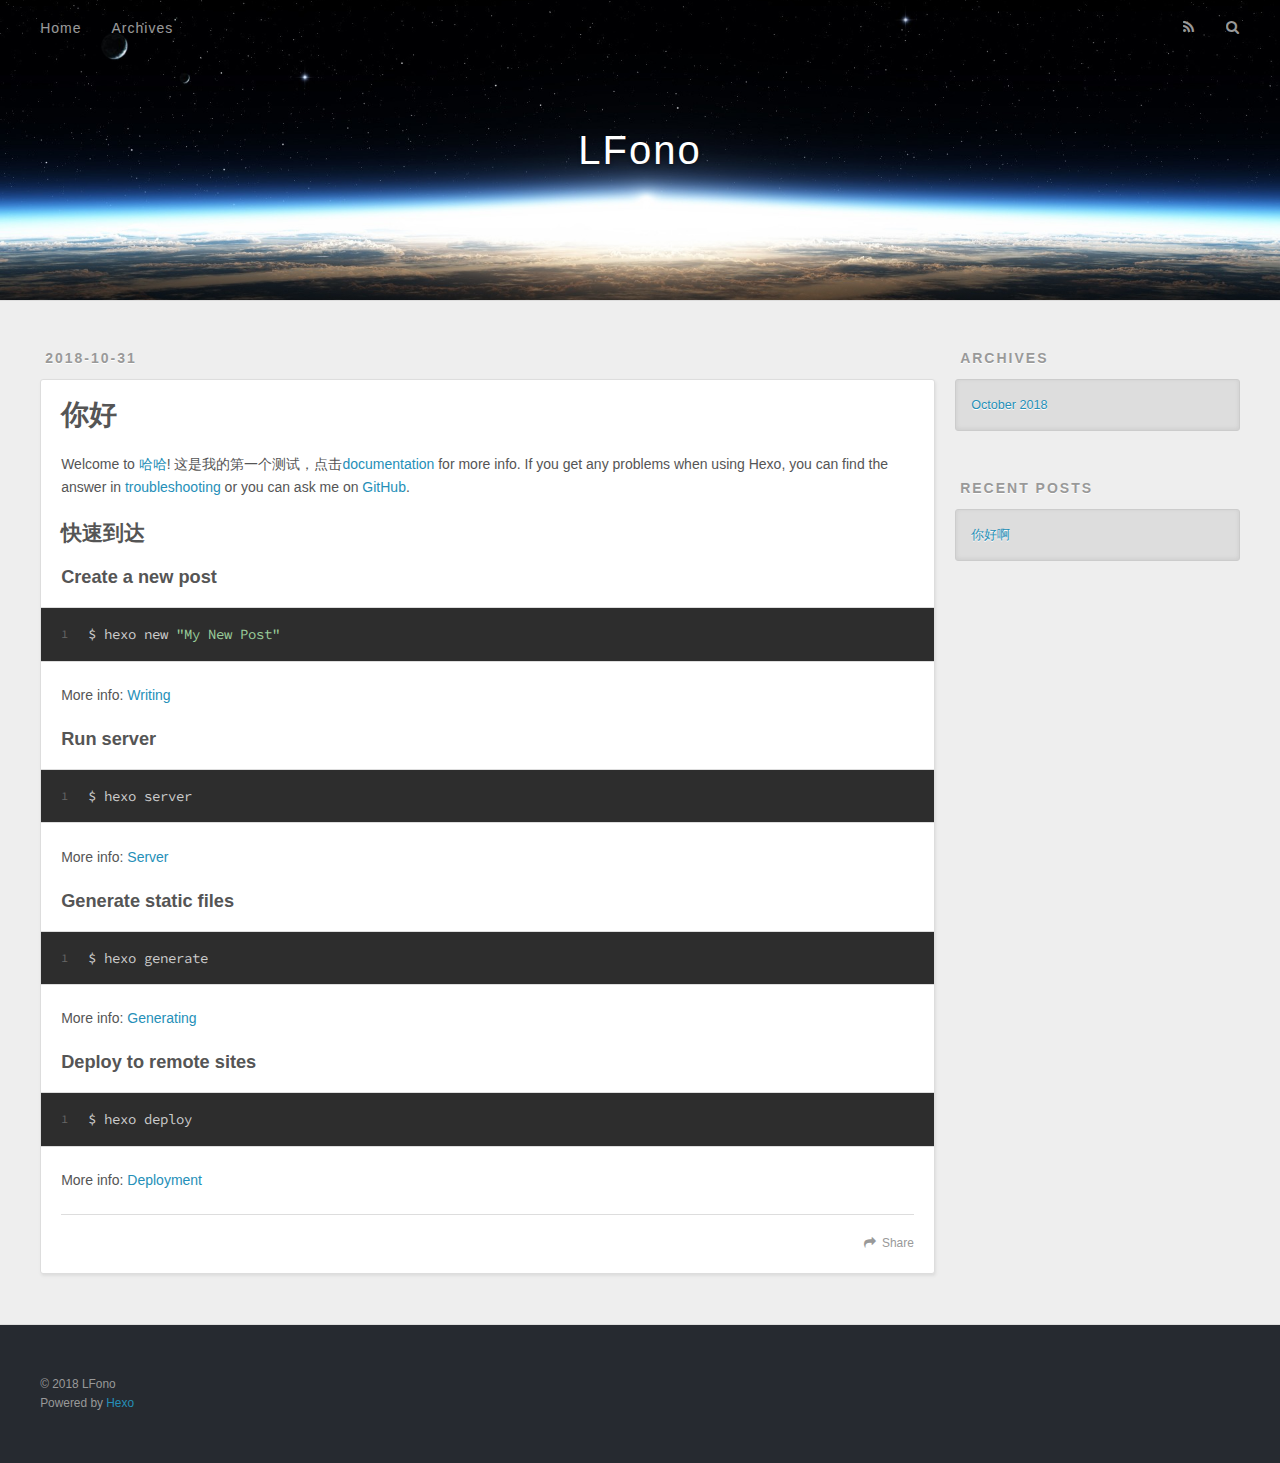
<file: index.html>
<!DOCTYPE html>
<html>
<head><meta name="generator" content="Hexo 3.8.0">
  <meta charset="utf-8">
  

  
  <title>LFono</title>
  <meta name="viewport" content="width=device-width, initial-scale=1, maximum-scale=1">
  <meta property="og:type" content="website">
<meta property="og:title" content="Hexo">
<meta property="og:url" content="http://yoursite.com/index.html">
<meta property="og:site_name" content="Hexo">
<meta property="og:locale" content="default">
<meta name="twitter:card" content="summary">
<meta name="twitter:title" content="Hexo">
  
    <link rel="alternate" href="/atom.xml" title="Hexo" type="application/atom+xml">
  
  
    <link rel="icon" href="/favicon.png">
  
  
    <link href="//fonts.googleapis.com/css?family=Source+Code+Pro" rel="stylesheet" type="text/css">
  
  <link rel="stylesheet" href="/css/style.css">
</head>
</html>
<body>
  <div id="container">
    <div id="wrap">
      <header id="header">
  <div id="banner"></div>
  <div id="header-outer" class="outer">
    <div id="header-title" class="inner">
      <h1 id="logo-wrap">
        <a href="/" id="logo">LFono</a>
      </h1>
      
    </div>
    <div id="header-inner" class="inner">
      <nav id="main-nav">
        <a id="main-nav-toggle" class="nav-icon"></a>
        
          <a class="main-nav-link" href="/">Home</a>
        
          <a class="main-nav-link" href="/archives">Archives</a>
        
      </nav>
      <nav id="sub-nav">
        
          <a id="nav-rss-link" class="nav-icon" href="/atom.xml" title="RSS Feed"></a>
        
        <a id="nav-search-btn" class="nav-icon" title="Search"></a>
      </nav>
      <div id="search-form-wrap">
        <form action="//google.com/search" method="get" accept-charset="UTF-8" class="search-form"><input type="search" name="q" class="search-form-input" placeholder="Search"><button type="submit" class="search-form-submit">&#xF002;</button><input type="hidden" name="sitesearch" value="http://yoursite.com"></form>
      </div>
    </div>
  </div>
</header>
      <div class="outer">
        <section id="main">
  
    <article id="post-hello-world" class="article article-type-post" itemscope="" itemprop="blogPost">
  <div class="article-meta">
    <a href="/2018/10/31/hello-world/" class="article-date">
  <time datetime="2018-10-31T08:26:44.044Z" itemprop="datePublished">2018-10-31</time>
</a>
    
  </div>
  <div class="article-inner">
    
    
      <header class="article-header">
        
  
    <h1 itemprop="name">
      <a class="article-title" href="/2018/10/31/hello-world/">你好</a>
    </h1>
  

      </header>
    
    <div class="article-entry" itemprop="articleBody">
      
        <p>Welcome to <a href="https://hexo.io/" target="_blank" rel="noopener">哈哈</a>! 这是我的第一个测试，点击<a href="https://hexo.io/docs/" target="_blank" rel="noopener">documentation</a> for more info. If you get any problems when using Hexo, you can find the answer in <a href="https://hexo.io/docs/troubleshooting.html" target="_blank" rel="noopener">troubleshooting</a> or you can ask me on <a href="https://github.com/hexojs/hexo/issues" target="_blank" rel="noopener">GitHub</a>.</p>
<h2 id="Quick-Start"><a href="#Quick-Start" class="headerlink" title="Quick Start"></a>快速到达</h2><h3 id="Create-a-new-post"><a href="#Create-a-new-post" class="headerlink" title="Create a new post"></a>Create a new post</h3><figure class="highlight bash"><table><tr><td class="gutter"><pre><span class="line">1</span><br></pre></td><td class="code"><pre><span class="line">$ hexo new <span class="string">"My New Post"</span></span><br></pre></td></tr></table></figure>
<p>More info: <a href="https://hexo.io/docs/writing.html" target="_blank" rel="noopener">Writing</a></p>
<h3 id="Run-server"><a href="#Run-server" class="headerlink" title="Run server"></a>Run server</h3><figure class="highlight bash"><table><tr><td class="gutter"><pre><span class="line">1</span><br></pre></td><td class="code"><pre><span class="line">$ hexo server</span><br></pre></td></tr></table></figure>
<p>More info: <a href="https://hexo.io/docs/server.html" target="_blank" rel="noopener">Server</a></p>
<h3 id="Generate-static-files"><a href="#Generate-static-files" class="headerlink" title="Generate static files"></a>Generate static files</h3><figure class="highlight bash"><table><tr><td class="gutter"><pre><span class="line">1</span><br></pre></td><td class="code"><pre><span class="line">$ hexo generate</span><br></pre></td></tr></table></figure>
<p>More info: <a href="https://hexo.io/docs/generating.html" target="_blank" rel="noopener">Generating</a></p>
<h3 id="Deploy-to-remote-sites"><a href="#Deploy-to-remote-sites" class="headerlink" title="Deploy to remote sites"></a>Deploy to remote sites</h3><figure class="highlight bash"><table><tr><td class="gutter"><pre><span class="line">1</span><br></pre></td><td class="code"><pre><span class="line">$ hexo deploy</span><br></pre></td></tr></table></figure>
<p>More info: <a href="https://hexo.io/docs/deployment.html" target="_blank" rel="noopener">Deployment</a></p>

      
    </div>
    <footer class="article-footer">
      <a data-url="http://yoursite.com/2018/10/31/hello-world/" data-id="cjnx4364t0000rgupcbozyf12" class="article-share-link">Share</a>
      
      
    </footer>
  </div>
  
</article>


  


</section>
        
          <aside id="sidebar">
  
    

  
    

  
    
  
    
  <div class="widget-wrap">
    <h3 class="widget-title">Archives</h3>
    <div class="widget">
      <ul class="archive-list"><li class="archive-list-item"><a class="archive-list-link" href="/archives/2018/10/">October 2018</a></li></ul>
    </div>
  </div>


  
    
  <div class="widget-wrap">
    <h3 class="widget-title">Recent Posts</h3>
    <div class="widget">
      <ul>
        
          <li>
            <a href="/2018/10/31/hello-world/">你好啊</a>
          </li>
        
      </ul>
    </div>
  </div>

  
</aside>
        
      </div>
      <footer id="footer">
  
  <div class="outer">
    <div id="footer-info" class="inner">
      &copy; 2018 LFono<br>
      Powered by <a href="http://hexo.io/" target="_blank">Hexo</a>
    </div>
  </div>
</footer>
    </div>
    <nav id="mobile-nav">
  
    <a href="/" class="mobile-nav-link">Home</a>
  
    <a href="/archives" class="mobile-nav-link">Archives</a>
  
</nav>
    

<script src="//ajax.googleapis.com/ajax/libs/jquery/2.0.3/jquery.min.js"></script>


  <link rel="stylesheet" href="/fancybox/jquery.fancybox.css">
  <script src="/fancybox/jquery.fancybox.pack.js"></script>


<script src="/js/script.js"></script>



  </div>
</body>
</html>
</file>
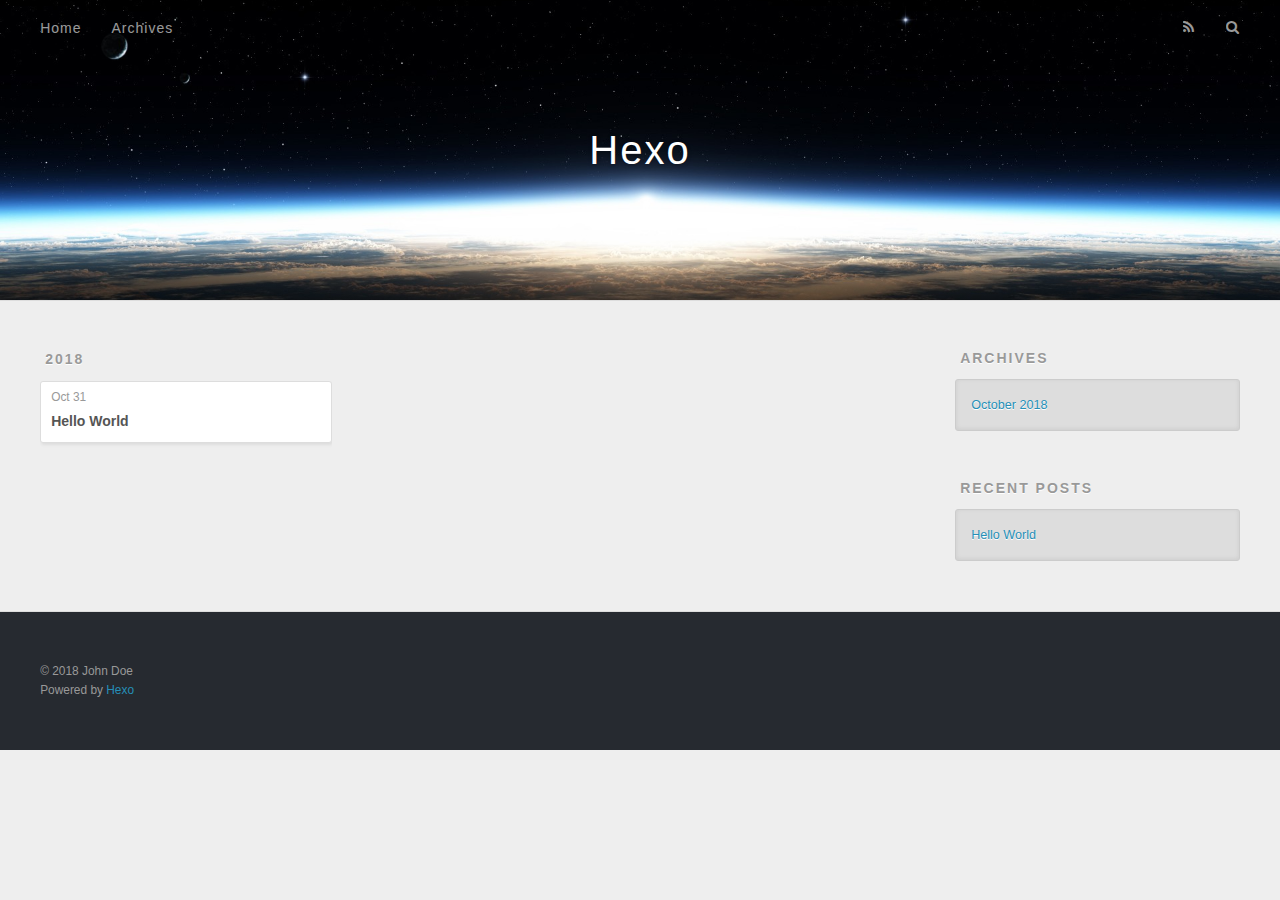
<file: archives/index.html>
<!DOCTYPE html>
<html>
<head><meta name="generator" content="Hexo 3.8.0">
  <meta charset="utf-8">
  

  
  <title>Archives | Hexo</title>
  <meta name="viewport" content="width=device-width, initial-scale=1, maximum-scale=1">
  <meta property="og:type" content="website">
<meta property="og:title" content="Hexo">
<meta property="og:url" content="http://yoursite.com/archives/index.html">
<meta property="og:site_name" content="Hexo">
<meta property="og:locale" content="default">
<meta name="twitter:card" content="summary">
<meta name="twitter:title" content="Hexo">
  
    <link rel="alternate" href="/atom.xml" title="Hexo" type="application/atom+xml">
  
  
    <link rel="icon" href="/favicon.png">
  
  
    <link href="//fonts.googleapis.com/css?family=Source+Code+Pro" rel="stylesheet" type="text/css">
  
  <link rel="stylesheet" href="/css/style.css">
</head>
</html>
<body>
  <div id="container">
    <div id="wrap">
      <header id="header">
  <div id="banner"></div>
  <div id="header-outer" class="outer">
    <div id="header-title" class="inner">
      <h1 id="logo-wrap">
        <a href="/" id="logo">Hexo</a>
      </h1>
      
    </div>
    <div id="header-inner" class="inner">
      <nav id="main-nav">
        <a id="main-nav-toggle" class="nav-icon"></a>
        
          <a class="main-nav-link" href="/">Home</a>
        
          <a class="main-nav-link" href="/archives">Archives</a>
        
      </nav>
      <nav id="sub-nav">
        
          <a id="nav-rss-link" class="nav-icon" href="/atom.xml" title="RSS Feed"></a>
        
        <a id="nav-search-btn" class="nav-icon" title="Search"></a>
      </nav>
      <div id="search-form-wrap">
        <form action="//google.com/search" method="get" accept-charset="UTF-8" class="search-form"><input type="search" name="q" class="search-form-input" placeholder="Search"><button type="submit" class="search-form-submit">&#xF002;</button><input type="hidden" name="sitesearch" value="http://yoursite.com"></form>
      </div>
    </div>
  </div>
</header>
      <div class="outer">
        <section id="main">
  
  
    
    
      
      
      <section class="archives-wrap">
        <div class="archive-year-wrap">
          <a href="/archives/2018" class="archive-year">2018</a>
        </div>
        <div class="archives">
    
    <article class="archive-article archive-type-post">
  <div class="archive-article-inner">
    <header class="archive-article-header">
      <a href="/2018/10/31/hello-world/" class="archive-article-date">
  <time datetime="2018-10-31T08:26:44.044Z" itemprop="datePublished">Oct 31</time>
</a>
      
  
    <h1 itemprop="name">
      <a class="archive-article-title" href="/2018/10/31/hello-world/">Hello World</a>
    </h1>
  

    </header>
  </div>
</article>
  
  
    </div></section>
  


</section>
        
          <aside id="sidebar">
  
    

  
    

  
    
  
    
  <div class="widget-wrap">
    <h3 class="widget-title">Archives</h3>
    <div class="widget">
      <ul class="archive-list"><li class="archive-list-item"><a class="archive-list-link" href="/archives/2018/10/">October 2018</a></li></ul>
    </div>
  </div>


  
    
  <div class="widget-wrap">
    <h3 class="widget-title">Recent Posts</h3>
    <div class="widget">
      <ul>
        
          <li>
            <a href="/2018/10/31/hello-world/">Hello World</a>
          </li>
        
      </ul>
    </div>
  </div>

  
</aside>
        
      </div>
      <footer id="footer">
  
  <div class="outer">
    <div id="footer-info" class="inner">
      &copy; 2018 John Doe<br>
      Powered by <a href="http://hexo.io/" target="_blank">Hexo</a>
    </div>
  </div>
</footer>
    </div>
    <nav id="mobile-nav">
  
    <a href="/" class="mobile-nav-link">Home</a>
  
    <a href="/archives" class="mobile-nav-link">Archives</a>
  
</nav>
    

<script src="//ajax.googleapis.com/ajax/libs/jquery/2.0.3/jquery.min.js"></script>


  <link rel="stylesheet" href="/fancybox/jquery.fancybox.css">
  <script src="/fancybox/jquery.fancybox.pack.js"></script>


<script src="/js/script.js"></script>



  </div>
</body>
</html>
</file>
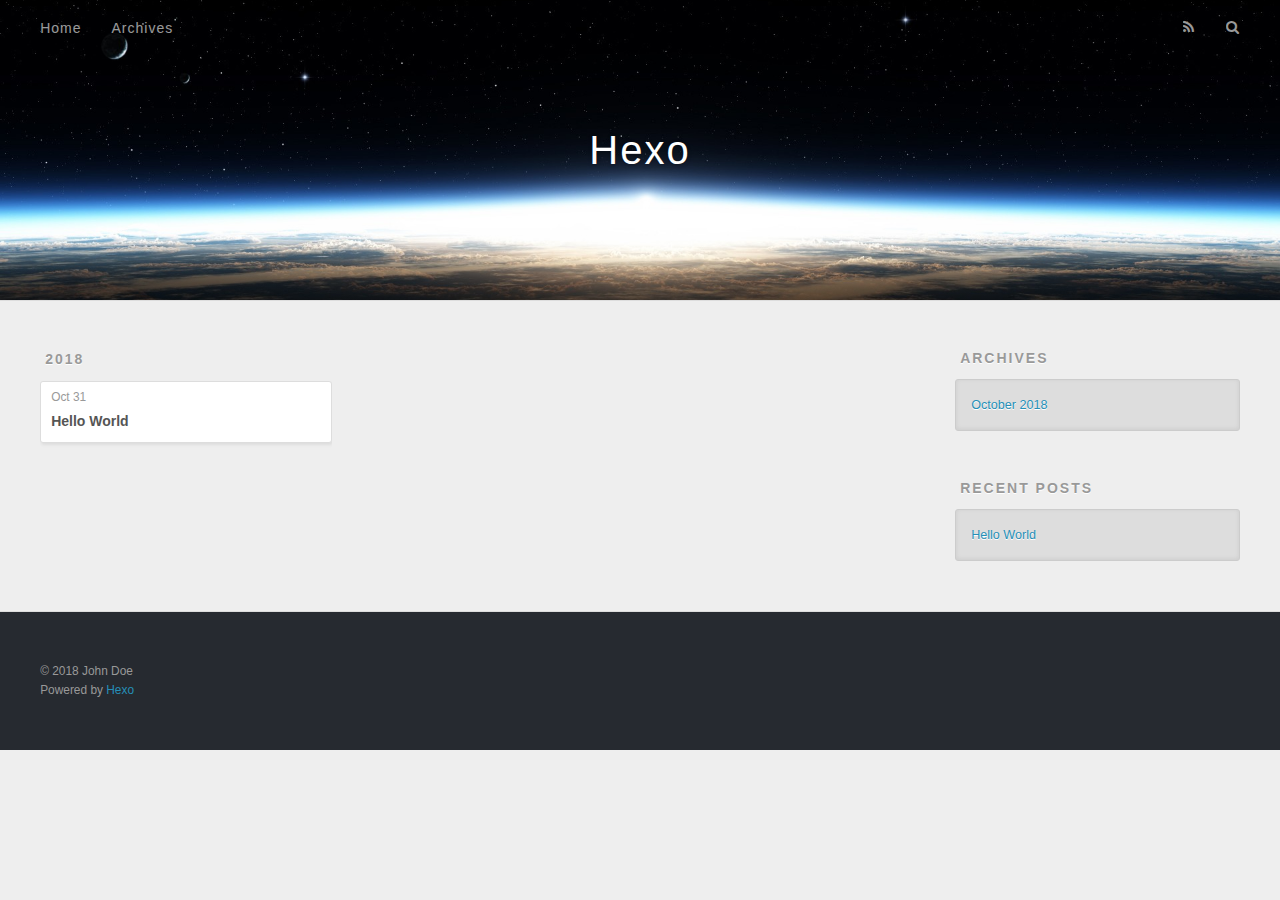
<file: archives/2018/index.html>
<!DOCTYPE html>
<html>
<head><meta name="generator" content="Hexo 3.8.0">
  <meta charset="utf-8">
  

  
  <title>Archives: 2018 | Hexo</title>
  <meta name="viewport" content="width=device-width, initial-scale=1, maximum-scale=1">
  <meta property="og:type" content="website">
<meta property="og:title" content="Hexo">
<meta property="og:url" content="http://yoursite.com/archives/2018/index.html">
<meta property="og:site_name" content="Hexo">
<meta property="og:locale" content="default">
<meta name="twitter:card" content="summary">
<meta name="twitter:title" content="Hexo">
  
    <link rel="alternate" href="/atom.xml" title="Hexo" type="application/atom+xml">
  
  
    <link rel="icon" href="/favicon.png">
  
  
    <link href="//fonts.googleapis.com/css?family=Source+Code+Pro" rel="stylesheet" type="text/css">
  
  <link rel="stylesheet" href="/css/style.css">
</head>
</html>
<body>
  <div id="container">
    <div id="wrap">
      <header id="header">
  <div id="banner"></div>
  <div id="header-outer" class="outer">
    <div id="header-title" class="inner">
      <h1 id="logo-wrap">
        <a href="/" id="logo">Hexo</a>
      </h1>
      
    </div>
    <div id="header-inner" class="inner">
      <nav id="main-nav">
        <a id="main-nav-toggle" class="nav-icon"></a>
        
          <a class="main-nav-link" href="/">Home</a>
        
          <a class="main-nav-link" href="/archives">Archives</a>
        
      </nav>
      <nav id="sub-nav">
        
          <a id="nav-rss-link" class="nav-icon" href="/atom.xml" title="RSS Feed"></a>
        
        <a id="nav-search-btn" class="nav-icon" title="Search"></a>
      </nav>
      <div id="search-form-wrap">
        <form action="//google.com/search" method="get" accept-charset="UTF-8" class="search-form"><input type="search" name="q" class="search-form-input" placeholder="Search"><button type="submit" class="search-form-submit">&#xF002;</button><input type="hidden" name="sitesearch" value="http://yoursite.com"></form>
      </div>
    </div>
  </div>
</header>
      <div class="outer">
        <section id="main">
  
  
    
    
      
      
      <section class="archives-wrap">
        <div class="archive-year-wrap">
          <a href="/archives/2018" class="archive-year">2018</a>
        </div>
        <div class="archives">
    
    <article class="archive-article archive-type-post">
  <div class="archive-article-inner">
    <header class="archive-article-header">
      <a href="/2018/10/31/hello-world/" class="archive-article-date">
  <time datetime="2018-10-31T08:26:44.044Z" itemprop="datePublished">Oct 31</time>
</a>
      
  
    <h1 itemprop="name">
      <a class="archive-article-title" href="/2018/10/31/hello-world/">Hello World</a>
    </h1>
  

    </header>
  </div>
</article>
  
  
    </div></section>
  


</section>
        
          <aside id="sidebar">
  
    

  
    

  
    
  
    
  <div class="widget-wrap">
    <h3 class="widget-title">Archives</h3>
    <div class="widget">
      <ul class="archive-list"><li class="archive-list-item"><a class="archive-list-link" href="/archives/2018/10/">October 2018</a></li></ul>
    </div>
  </div>


  
    
  <div class="widget-wrap">
    <h3 class="widget-title">Recent Posts</h3>
    <div class="widget">
      <ul>
        
          <li>
            <a href="/2018/10/31/hello-world/">Hello World</a>
          </li>
        
      </ul>
    </div>
  </div>

  
</aside>
        
      </div>
      <footer id="footer">
  
  <div class="outer">
    <div id="footer-info" class="inner">
      &copy; 2018 John Doe<br>
      Powered by <a href="http://hexo.io/" target="_blank">Hexo</a>
    </div>
  </div>
</footer>
    </div>
    <nav id="mobile-nav">
  
    <a href="/" class="mobile-nav-link">Home</a>
  
    <a href="/archives" class="mobile-nav-link">Archives</a>
  
</nav>
    

<script src="//ajax.googleapis.com/ajax/libs/jquery/2.0.3/jquery.min.js"></script>


  <link rel="stylesheet" href="/fancybox/jquery.fancybox.css">
  <script src="/fancybox/jquery.fancybox.pack.js"></script>


<script src="/js/script.js"></script>



  </div>
</body>
</html>
</file>
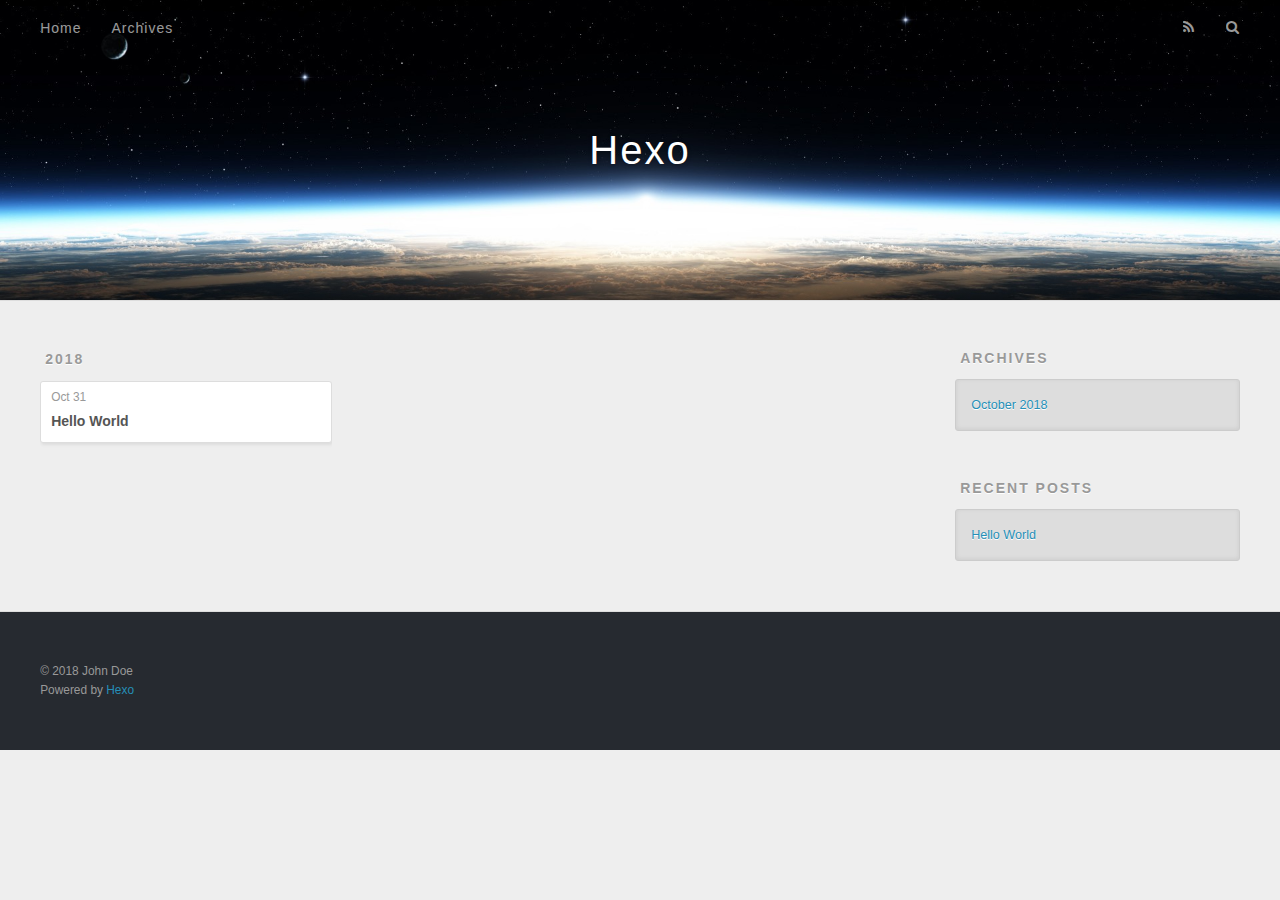
<file: archives/2018/10/index.html>
<!DOCTYPE html>
<html>
<head><meta name="generator" content="Hexo 3.8.0">
  <meta charset="utf-8">
  

  
  <title>Archives: 2018/10 | Hexo</title>
  <meta name="viewport" content="width=device-width, initial-scale=1, maximum-scale=1">
  <meta property="og:type" content="website">
<meta property="og:title" content="Hexo">
<meta property="og:url" content="http://yoursite.com/archives/2018/10/index.html">
<meta property="og:site_name" content="Hexo">
<meta property="og:locale" content="default">
<meta name="twitter:card" content="summary">
<meta name="twitter:title" content="Hexo">
  
    <link rel="alternate" href="/atom.xml" title="Hexo" type="application/atom+xml">
  
  
    <link rel="icon" href="/favicon.png">
  
  
    <link href="//fonts.googleapis.com/css?family=Source+Code+Pro" rel="stylesheet" type="text/css">
  
  <link rel="stylesheet" href="/css/style.css">
</head>
</html>
<body>
  <div id="container">
    <div id="wrap">
      <header id="header">
  <div id="banner"></div>
  <div id="header-outer" class="outer">
    <div id="header-title" class="inner">
      <h1 id="logo-wrap">
        <a href="/" id="logo">Hexo</a>
      </h1>
      
    </div>
    <div id="header-inner" class="inner">
      <nav id="main-nav">
        <a id="main-nav-toggle" class="nav-icon"></a>
        
          <a class="main-nav-link" href="/">Home</a>
        
          <a class="main-nav-link" href="/archives">Archives</a>
        
      </nav>
      <nav id="sub-nav">
        
          <a id="nav-rss-link" class="nav-icon" href="/atom.xml" title="RSS Feed"></a>
        
        <a id="nav-search-btn" class="nav-icon" title="Search"></a>
      </nav>
      <div id="search-form-wrap">
        <form action="//google.com/search" method="get" accept-charset="UTF-8" class="search-form"><input type="search" name="q" class="search-form-input" placeholder="Search"><button type="submit" class="search-form-submit">&#xF002;</button><input type="hidden" name="sitesearch" value="http://yoursite.com"></form>
      </div>
    </div>
  </div>
</header>
      <div class="outer">
        <section id="main">
  
  
    
    
      
      
      <section class="archives-wrap">
        <div class="archive-year-wrap">
          <a href="/archives/2018" class="archive-year">2018</a>
        </div>
        <div class="archives">
    
    <article class="archive-article archive-type-post">
  <div class="archive-article-inner">
    <header class="archive-article-header">
      <a href="/2018/10/31/hello-world/" class="archive-article-date">
  <time datetime="2018-10-31T08:26:44.044Z" itemprop="datePublished">Oct 31</time>
</a>
      
  
    <h1 itemprop="name">
      <a class="archive-article-title" href="/2018/10/31/hello-world/">Hello World</a>
    </h1>
  

    </header>
  </div>
</article>
  
  
    </div></section>
  


</section>
        
          <aside id="sidebar">
  
    

  
    

  
    
  
    
  <div class="widget-wrap">
    <h3 class="widget-title">Archives</h3>
    <div class="widget">
      <ul class="archive-list"><li class="archive-list-item"><a class="archive-list-link" href="/archives/2018/10/">October 2018</a></li></ul>
    </div>
  </div>


  
    
  <div class="widget-wrap">
    <h3 class="widget-title">Recent Posts</h3>
    <div class="widget">
      <ul>
        
          <li>
            <a href="/2018/10/31/hello-world/">Hello World</a>
          </li>
        
      </ul>
    </div>
  </div>

  
</aside>
        
      </div>
      <footer id="footer">
  
  <div class="outer">
    <div id="footer-info" class="inner">
      &copy; 2018 John Doe<br>
      Powered by <a href="http://hexo.io/" target="_blank">Hexo</a>
    </div>
  </div>
</footer>
    </div>
    <nav id="mobile-nav">
  
    <a href="/" class="mobile-nav-link">Home</a>
  
    <a href="/archives" class="mobile-nav-link">Archives</a>
  
</nav>
    

<script src="//ajax.googleapis.com/ajax/libs/jquery/2.0.3/jquery.min.js"></script>


  <link rel="stylesheet" href="/fancybox/jquery.fancybox.css">
  <script src="/fancybox/jquery.fancybox.pack.js"></script>


<script src="/js/script.js"></script>



  </div>
</body>
</html>
</file>
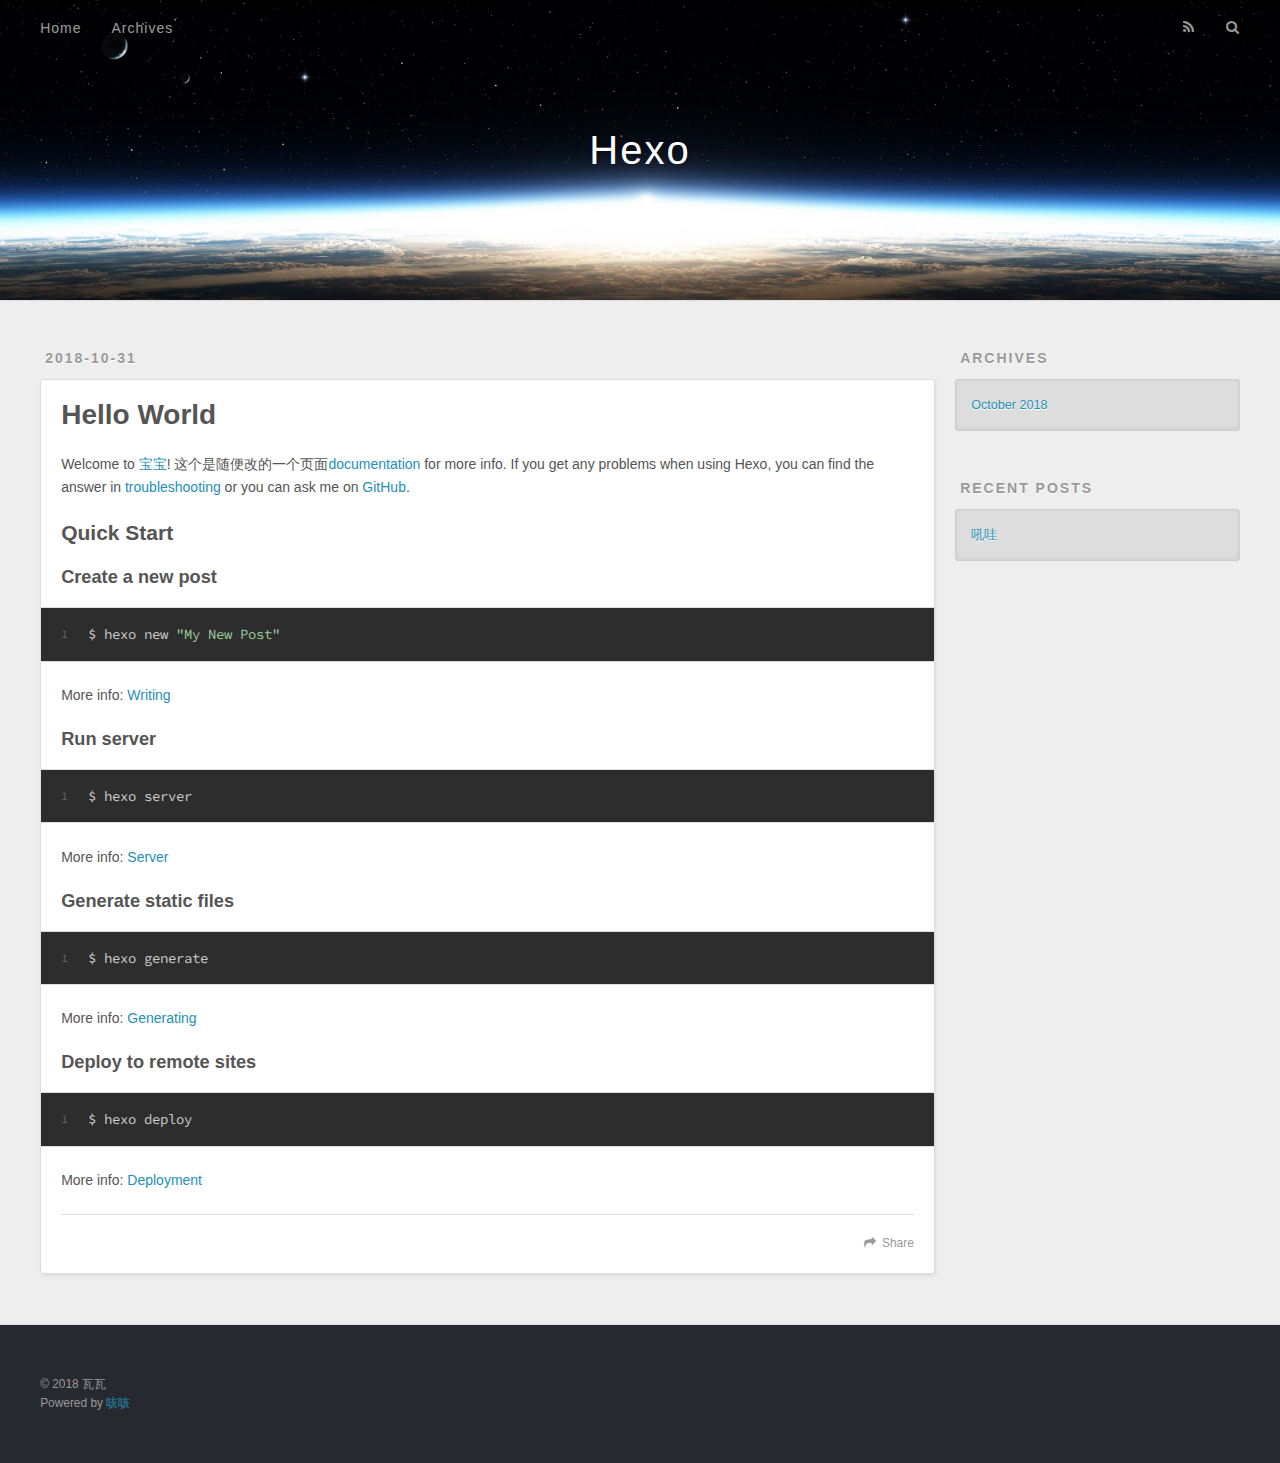
<file: 2018/10/31/hello-world/index.html>
<!DOCTYPE html>
<html>
<head><meta name="generator" content="Hexo 3.8.0">
  <meta charset="utf-8">
  

  
  <title>你好宝宝</title>
  <meta name="viewport" content="width=device-width, initial-scale=1, maximum-scale=1">
  <meta name="description" content="Welcome to Hexo! This is your very first post. Check documentation for more info. If you get any problems when using Hexo, you can find the answer in troubleshooting or you can ask me on GitHub. Quick">
<meta property="og:type" content="article">
<meta property="og:title" content="Hello World">
<meta property="og:url" content="http://yoursite.com/2018/10/31/hello-world/index.html">
<meta property="og:site_name" content="Hexo">
<meta property="og:description" content="Welcome to Hexo! This is your very first post. Check documentation for more info. If you get any problems when using Hexo, you can find the answer in troubleshooting or you can ask me on GitHub. Quick">
<meta property="og:locale" content="default">
<meta property="og:updated_time" content="2018-10-31T08:26:44.044Z">
<meta name="twitter:card" content="summary">
<meta name="twitter:title" content="Hello World">
<meta name="twitter:description" content="Welcome to Hexo! This is your very first post. Check documentation for more info. If you get any problems when using Hexo, you can find the answer in troubleshooting or you can ask me on GitHub. Quick">
  
    <link rel="alternate" href="/atom.xml" title="Hexo" type="application/atom+xml">
  
  
    <link rel="icon" href="/favicon.png">
  
  
    <link href="//fonts.googleapis.com/css?family=Source+Code+Pro" rel="stylesheet" type="text/css">
  
  <link rel="stylesheet" href="/css/style.css">
</head>
</html>
<body>
  <div id="container">
    <div id="wrap">
      <header id="header">
  <div id="banner"></div>
  <div id="header-outer" class="outer">
    <div id="header-title" class="inner">
      <h1 id="logo-wrap">
        <a href="/" id="logo">Hexo</a>
      </h1>
      
    </div>
    <div id="header-inner" class="inner">
      <nav id="main-nav">
        <a id="main-nav-toggle" class="nav-icon"></a>
        
          <a class="main-nav-link" href="/">Home</a>
        
          <a class="main-nav-link" href="/archives">Archives</a>
        
      </nav>
      <nav id="sub-nav">
        
          <a id="nav-rss-link" class="nav-icon" href="/atom.xml" title="RSS Feed"></a>
        
        <a id="nav-search-btn" class="nav-icon" title="Search"></a>
      </nav>
      <div id="search-form-wrap">
        <form action="//google.com/search" method="get" accept-charset="UTF-8" class="search-form"><input type="search" name="q" class="search-form-input" placeholder="Search"><button type="submit" class="search-form-submit">&#xF002;</button><input type="hidden" name="sitesearch" value="http://yoursite.com"></form>
      </div>
    </div>
  </div>
</header>
      <div class="outer">
        <section id="main"><article id="post-hello-world" class="article article-type-post" itemscope="" itemprop="blogPost">
  <div class="article-meta">
    <a href="/2018/10/31/hello-world/" class="article-date">
  <time datetime="2018-10-31T08:26:44.044Z" itemprop="datePublished">2018-10-31</time>
</a>
    
  </div>
  <div class="article-inner">
    
    
      <header class="article-header">
        
  
    <h1 class="article-title" itemprop="name">
      Hello World
    </h1>
  

      </header>
    
    <div class="article-entry" itemprop="articleBody">
      
        <p>Welcome to <a href="https://hexo.io/" target="_blank" rel="noopener">宝宝</a>! 这个是随便改的一个页面<a href="https://hexo.io/docs/" target="_blank" rel="noopener">documentation</a> for more info. If you get any problems when using Hexo, you can find the answer in <a href="https://hexo.io/docs/troubleshooting.html" target="_blank" rel="noopener">troubleshooting</a> or you can ask me on <a href="https://github.com/hexojs/hexo/issues" target="_blank" rel="noopener">GitHub</a>.</p>
<h2 id="Quick-Start"><a href="#Quick-Start" class="headerlink" title="Quick Start"></a>Quick Start</h2><h3 id="Create-a-new-post"><a href="#Create-a-new-post" class="headerlink" title="Create a new post"></a>Create a new post</h3><figure class="highlight bash"><table><tr><td class="gutter"><pre><span class="line">1</span><br></pre></td><td class="code"><pre><span class="line">$ hexo new <span class="string">"My New Post"</span></span><br></pre></td></tr></table></figure>
<p>More info: <a href="https://hexo.io/docs/writing.html" target="_blank" rel="noopener">Writing</a></p>
<h3 id="Run-server"><a href="#Run-server" class="headerlink" title="Run server"></a>Run server</h3><figure class="highlight bash"><table><tr><td class="gutter"><pre><span class="line">1</span><br></pre></td><td class="code"><pre><span class="line">$ hexo server</span><br></pre></td></tr></table></figure>
<p>More info: <a href="https://hexo.io/docs/server.html" target="_blank" rel="noopener">Server</a></p>
<h3 id="Generate-static-files"><a href="#Generate-static-files" class="headerlink" title="Generate static files"></a>Generate static files</h3><figure class="highlight bash"><table><tr><td class="gutter"><pre><span class="line">1</span><br></pre></td><td class="code"><pre><span class="line">$ hexo generate</span><br></pre></td></tr></table></figure>
<p>More info: <a href="https://hexo.io/docs/generating.html" target="_blank" rel="noopener">Generating</a></p>
<h3 id="Deploy-to-remote-sites"><a href="#Deploy-to-remote-sites" class="headerlink" title="Deploy to remote sites"></a>Deploy to remote sites</h3><figure class="highlight bash"><table><tr><td class="gutter"><pre><span class="line">1</span><br></pre></td><td class="code"><pre><span class="line">$ hexo deploy</span><br></pre></td></tr></table></figure>
<p>More info: <a href="https://hexo.io/docs/deployment.html" target="_blank" rel="noopener">Deployment</a></p>

      
    </div>
    <footer class="article-footer">
      <a data-url="http://yoursite.com/2018/10/31/hello-world/" data-id="cjnx4364t0000rgupcbozyf12" class="article-share-link">Share</a>
      
      
    </footer>
  </div>
  
    
  
</article>

</section>
        
          <aside id="sidebar">
  
    

  
    

  
    
  
    
  <div class="widget-wrap">
    <h3 class="widget-title">Archives</h3>
    <div class="widget">
      <ul class="archive-list"><li class="archive-list-item"><a class="archive-list-link" href="/archives/2018/10/">October 2018</a></li></ul>
    </div>
  </div>


  
    
  <div class="widget-wrap">
    <h3 class="widget-title">Recent Posts</h3>
    <div class="widget">
      <ul>
        
          <li>
            <a href="/2018/10/31/hello-world/">吼哇</a>
          </li>
        
      </ul>
    </div>
  </div>

  
</aside>
        
      </div>
      <footer id="footer">
  
  <div class="outer">
    <div id="footer-info" class="inner">
      &copy; 2018 瓦瓦<br>
      Powered by <a href="http://hexo.io/" target="_blank">咳咳</a>
    </div>
  </div>
</footer>
    </div>
    <nav id="mobile-nav">
  
    <a href="/" class="mobile-nav-link">主页</a>
  
    <a href="/archives" class="mobile-nav-link">计录</a>
  
</nav>
    

<script src="//ajax.googleapis.com/ajax/libs/jquery/2.0.3/jquery.min.js"></script>


  <link rel="stylesheet" href="/fancybox/jquery.fancybox.css">
  <script src="/fancybox/jquery.fancybox.pack.js"></script>


<script src="/js/script.js"></script>



  </div>
</body>
</html>
</file>
<file: css/style.css>
body {
  width: 100%;
}
body:before,
body:after {
  content: "";
  display: table;
}
body:after {
  clear: both;
}
html,
body,
div,
span,
applet,
object,
iframe,
h1,
h2,
h3,
h4,
h5,
h6,
p,
blockquote,
pre,
a,
abbr,
acronym,
address,
big,
cite,
code,
del,
dfn,
em,
img,
ins,
kbd,
q,
s,
samp,
small,
strike,
strong,
sub,
sup,
tt,
var,
dl,
dt,
dd,
ol,
ul,
li,
fieldset,
form,
label,
legend,
table,
caption,
tbody,
tfoot,
thead,
tr,
th,
td {
  margin: 0;
  padding: 0;
  border: 0;
  outline: 0;
  font-weight: inherit;
  font-style: inherit;
  font-family: inherit;
  font-size: 100%;
  vertical-align: baseline;
}
body {
  line-height: 1;
  color: #000;
  background: #fff;
}
ol,
ul {
  list-style: none;
}
table {
  border-collapse: separate;
  border-spacing: 0;
  vertical-align: middle;
}
caption,
th,
td {
  text-align: left;
  font-weight: normal;
  vertical-align: middle;
}
a img {
  border: none;
}
input,
button {
  margin: 0;
  padding: 0;
}
input::-moz-focus-inner,
button::-moz-focus-inner {
  border: 0;
  padding: 0;
}
@font-face {
  font-family: FontAwesome;
  font-style: normal;
  font-weight: normal;
  src: url("fonts/fontawesome-webfont.eot?v=#4.0.3");
  src: url("fonts/fontawesome-webfont.eot?#iefix&v=#4.0.3") format("embedded-opentype"), url("fonts/fontawesome-webfont.woff?v=#4.0.3") format("woff"), url("fonts/fontawesome-webfont.ttf?v=#4.0.3") format("truetype"), url("fonts/fontawesome-webfont.svg#fontawesomeregular?v=#4.0.3") format("svg");
}
html,
body,
#container {
  height: 100%;
}
body {
  background: #eee;
  font: 14px -apple-system, BlinkMacSystemFont, "Segoe UI", "Roboto", "Oxygen", "Ubuntu", "Cantarell", "Fira Sans", "Droid Sans", "Helvetica Neue", sans-serif;
  -webkit-text-size-adjust: 100%;
}
.outer {
  max-width: 1220px;
  margin: 0 auto;
  padding: 0 20px;
}
.outer:before,
.outer:after {
  content: "";
  display: table;
}
.outer:after {
  clear: both;
}
.inner {
  display: inline;
  float: left;
  width: 98.33333333333333%;
  margin: 0 0.833333333333333%;
}
.left,
.alignleft {
  float: left;
}
.right,
.alignright {
  float: right;
}
.clear {
  clear: both;
}
#container {
  position: relative;
}
.mobile-nav-on {
  overflow: hidden;
}
#wrap {
  height: 100%;
  width: 100%;
  position: absolute;
  top: 0;
  left: 0;
  -webkit-transition: 0.2s ease-out;
  -moz-transition: 0.2s ease-out;
  -ms-transition: 0.2s ease-out;
  transition: 0.2s ease-out;
  z-index: 1;
  background: #eee;
}
.mobile-nav-on #wrap {
  left: 280px;
}
@media screen and (min-width: 768px) {
  #main {
    display: inline;
    float: left;
    width: 73.33333333333333%;
    margin: 0 0.833333333333333%;
  }
}
.article-date,
.article-category-link,
.archive-year,
.widget-title {
  text-decoration: none;
  text-transform: uppercase;
  letter-spacing: 2px;
  color: #999;
  margin-bottom: 1em;
  margin-left: 5px;
  line-height: 1em;
  text-shadow: 0 1px #fff;
  font-weight: bold;
}
.article-inner,
.archive-article-inner {
  background: #fff;
  -webkit-box-shadow: 1px 2px 3px #ddd;
  box-shadow: 1px 2px 3px #ddd;
  border: 1px solid #ddd;
  border-radius: 3px;
}
.article-entry h1,
.widget h1 {
  font-size: 2em;
}
.article-entry h2,
.widget h2 {
  font-size: 1.5em;
}
.article-entry h3,
.widget h3 {
  font-size: 1.3em;
}
.article-entry h4,
.widget h4 {
  font-size: 1.2em;
}
.article-entry h5,
.widget h5 {
  font-size: 1em;
}
.article-entry h6,
.widget h6 {
  font-size: 1em;
  color: #999;
}
.article-entry hr,
.widget hr {
  border: 1px dashed #ddd;
}
.article-entry strong,
.widget strong {
  font-weight: bold;
}
.article-entry em,
.widget em,
.article-entry cite,
.widget cite {
  font-style: italic;
}
.article-entry sup,
.widget sup,
.article-entry sub,
.widget sub {
  font-size: 0.75em;
  line-height: 0;
  position: relative;
  vertical-align: baseline;
}
.article-entry sup,
.widget sup {
  top: -0.5em;
}
.article-entry sub,
.widget sub {
  bottom: -0.2em;
}
.article-entry small,
.widget small {
  font-size: 0.85em;
}
.article-entry acronym,
.widget acronym,
.article-entry abbr,
.widget abbr {
  border-bottom: 1px dotted;
}
.article-entry ul,
.widget ul,
.article-entry ol,
.widget ol,
.article-entry dl,
.widget dl {
  margin: 0 20px;
  line-height: 1.6em;
}
.article-entry ul ul,
.widget ul ul,
.article-entry ol ul,
.widget ol ul,
.article-entry ul ol,
.widget ul ol,
.article-entry ol ol,
.widget ol ol {
  margin-top: 0;
  margin-bottom: 0;
}
.article-entry ul,
.widget ul {
  list-style: disc;
}
.article-entry ol,
.widget ol {
  list-style: decimal;
}
.article-entry dt,
.widget dt {
  font-weight: bold;
}
#header {
  height: 300px;
  position: relative;
  border-bottom: 1px solid #ddd;
}
#header:before,
#header:after {
  content: "";
  position: absolute;
  left: 0;
  right: 0;
  height: 40px;
}
#header:before {
  top: 0;
  background: -webkit-linear-gradient(rgba(0,0,0,0.2), transparent);
  background: -moz-linear-gradient(rgba(0,0,0,0.2), transparent);
  background: -ms-linear-gradient(rgba(0,0,0,0.2), transparent);
  background: linear-gradient(rgba(0,0,0,0.2), transparent);
}
#header:after {
  bottom: 0;
  background: -webkit-linear-gradient(transparent, rgba(0,0,0,0.2));
  background: -moz-linear-gradient(transparent, rgba(0,0,0,0.2));
  background: -ms-linear-gradient(transparent, rgba(0,0,0,0.2));
  background: linear-gradient(transparent, rgba(0,0,0,0.2));
}
#header-outer {
  height: 100%;
  position: relative;
}
#header-inner {
  position: relative;
  overflow: hidden;
}
#banner {
  position: absolute;
  top: 0;
  left: 0;
  width: 100%;
  height: 100%;
  background: url("images/banner.jpg") center #000;
  -webkit-background-size: cover;
  -moz-background-size: cover;
  background-size: cover;
  z-index: -1;
}
#header-title {
  text-align: center;
  height: 40px;
  position: absolute;
  top: 50%;
  left: 0;
  margin-top: -20px;
}
#logo,
#subtitle {
  text-decoration: none;
  color: #fff;
  font-weight: 300;
  text-shadow: 0 1px 4px rgba(0,0,0,0.3);
}
#logo {
  font-size: 40px;
  line-height: 40px;
  letter-spacing: 2px;
}
#subtitle {
  font-size: 16px;
  line-height: 16px;
  letter-spacing: 1px;
}
#subtitle-wrap {
  margin-top: 16px;
}
#main-nav {
  float: left;
  margin-left: -15px;
}
.nav-icon,
.main-nav-link {
  float: left;
  color: #fff;
  opacity: 0.6;
  text-decoration: none;
  text-shadow: 0 1px rgba(0,0,0,0.2);
  -webkit-transition: opacity 0.2s;
  -moz-transition: opacity 0.2s;
  -ms-transition: opacity 0.2s;
  transition: opacity 0.2s;
  display: block;
  padding: 20px 15px;
}
.nav-icon:hover,
.main-nav-link:hover {
  opacity: 1;
}
.nav-icon {
  font-family: FontAwesome;
  text-align: center;
  font-size: 14px;
  width: 14px;
  height: 14px;
  padding: 20px 15px;
  position: relative;
  cursor: pointer;
}
.main-nav-link {
  font-weight: 300;
  letter-spacing: 1px;
}
@media screen and (max-width: 479px) {
  .main-nav-link {
    display: none;
  }
}
#main-nav-toggle {
  display: none;
}
#main-nav-toggle:before {
  content: "\f0c9";
}
@media screen and (max-width: 479px) {
  #main-nav-toggle {
    display: block;
  }
}
#sub-nav {
  float: right;
  margin-right: -15px;
}
#nav-rss-link:before {
  content: "\f09e";
}
#nav-search-btn:before {
  content: "\f002";
}
#search-form-wrap {
  position: absolute;
  top: 15px;
  width: 150px;
  height: 30px;
  right: -150px;
  opacity: 0;
  -webkit-transition: 0.2s ease-out;
  -moz-transition: 0.2s ease-out;
  -ms-transition: 0.2s ease-out;
  transition: 0.2s ease-out;
}
#search-form-wrap.on {
  opacity: 1;
  right: 0;
}
@media screen and (max-width: 479px) {
  #search-form-wrap {
    width: 100%;
    right: -100%;
  }
}
.search-form {
  position: absolute;
  top: 0;
  left: 0;
  right: 0;
  background: #fff;
  padding: 5px 15px;
  border-radius: 15px;
  -webkit-box-shadow: 0 0 10px rgba(0,0,0,0.3);
  box-shadow: 0 0 10px rgba(0,0,0,0.3);
}
.search-form-input {
  border: none;
  background: none;
  color: #555;
  width: 100%;
  font: 13px -apple-system, BlinkMacSystemFont, "Segoe UI", "Roboto", "Oxygen", "Ubuntu", "Cantarell", "Fira Sans", "Droid Sans", "Helvetica Neue", sans-serif;
  outline: none;
}
.search-form-input::-webkit-search-results-decoration,
.search-form-input::-webkit-search-cancel-button {
  -webkit-appearance: none;
}
.search-form-submit {
  position: absolute;
  top: 50%;
  right: 10px;
  margin-top: -7px;
  font: 13px FontAwesome;
  border: none;
  background: none;
  color: #bbb;
  cursor: pointer;
}
.search-form-submit:hover,
.search-form-submit:focus {
  color: #777;
}
.article {
  margin: 50px 0;
}
.article-inner {
  overflow: hidden;
}
.article-meta:before,
.article-meta:after {
  content: "";
  display: table;
}
.article-meta:after {
  clear: both;
}
.article-date {
  float: left;
}
.article-category {
  float: left;
  line-height: 1em;
  color: #ccc;
  text-shadow: 0 1px #fff;
  margin-left: 8px;
}
.article-category:before {
  content: "\2022";
}
.article-category-link {
  margin: 0 12px 1em;
}
.article-header {
  padding: 20px 20px 0;
}
.article-title {
  text-decoration: none;
  font-size: 2em;
  font-weight: bold;
  color: #555;
  line-height: 1.1em;
  -webkit-transition: color 0.2s;
  -moz-transition: color 0.2s;
  -ms-transition: color 0.2s;
  transition: color 0.2s;
}
a.article-title:hover {
  color: #258fb8;
}
.article-entry {
  color: #555;
  padding: 0 20px;
}
.article-entry:before,
.article-entry:after {
  content: "";
  display: table;
}
.article-entry:after {
  clear: both;
}
.article-entry p,
.article-entry table {
  line-height: 1.6em;
  margin: 1.6em 0;
}
.article-entry h1,
.article-entry h2,
.article-entry h3,
.article-entry h4,
.article-entry h5,
.article-entry h6 {
  font-weight: bold;
}
.article-entry h1,
.article-entry h2,
.article-entry h3,
.article-entry h4,
.article-entry h5,
.article-entry h6 {
  line-height: 1.1em;
  margin: 1.1em 0;
}
.article-entry a {
  color: #258fb8;
  text-decoration: none;
}
.article-entry a:hover {
  text-decoration: underline;
}
.article-entry ul,
.article-entry ol,
.article-entry dl {
  margin-top: 1.6em;
  margin-bottom: 1.6em;
}
.article-entry img,
.article-entry video {
  max-width: 100%;
  height: auto;
  display: block;
  margin: auto;
}
.article-entry iframe {
  border: none;
}
.article-entry table {
  width: 100%;
  border-collapse: collapse;
  border-spacing: 0;
}
.article-entry th {
  font-weight: bold;
  border-bottom: 3px solid #ddd;
  padding-bottom: 0.5em;
}
.article-entry td {
  border-bottom: 1px solid #ddd;
  padding: 10px 0;
}
.article-entry blockquote {
  font-family: Georgia, "Times New Roman", serif;
  font-size: 1.4em;
  margin: 1.6em 20px;
  text-align: center;
}
.article-entry blockquote footer {
  font-size: 14px;
  margin: 1.6em 0;
  font-family: -apple-system, BlinkMacSystemFont, "Segoe UI", "Roboto", "Oxygen", "Ubuntu", "Cantarell", "Fira Sans", "Droid Sans", "Helvetica Neue", sans-serif;
}
.article-entry blockquote footer cite:before {
  content: "—";
  padding: 0 0.5em;
}
.article-entry .pullquote {
  text-align: left;
  width: 45%;
  margin: 0;
}
.article-entry .pullquote.left {
  margin-left: 0.5em;
  margin-right: 1em;
}
.article-entry .pullquote.right {
  margin-right: 0.5em;
  margin-left: 1em;
}
.article-entry .caption {
  color: #999;
  display: block;
  font-size: 0.9em;
  margin-top: 0.5em;
  position: relative;
  text-align: center;
}
.article-entry .video-container {
  position: relative;
  padding-top: 56.25%;
  height: 0;
  overflow: hidden;
}
.article-entry .video-container iframe,
.article-entry .video-container object,
.article-entry .video-container embed {
  position: absolute;
  top: 0;
  left: 0;
  width: 100%;
  height: 100%;
  margin-top: 0;
}
.article-more-link a {
  display: inline-block;
  line-height: 1em;
  padding: 6px 15px;
  border-radius: 15px;
  background: #eee;
  color: #999;
  text-shadow: 0 1px #fff;
  text-decoration: none;
}
.article-more-link a:hover {
  background: #258fb8;
  color: #fff;
  text-decoration: none;
  text-shadow: 0 1px #1e7293;
}
.article-footer {
  font-size: 0.85em;
  line-height: 1.6em;
  border-top: 1px solid #ddd;
  padding-top: 1.6em;
  margin: 0 20px 20px;
}
.article-footer:before,
.article-footer:after {
  content: "";
  display: table;
}
.article-footer:after {
  clear: both;
}
.article-footer a {
  color: #999;
  text-decoration: none;
}
.article-footer a:hover {
  color: #555;
}
.article-tag-list-item {
  float: left;
  margin-right: 10px;
}
.article-tag-list-link:before {
  content: "#";
}
.article-comment-link {
  float: right;
}
.article-comment-link:before {
  content: "\f075";
  font-family: FontAwesome;
  padding-right: 8px;
}
.article-share-link {
  cursor: pointer;
  float: right;
  margin-left: 20px;
}
.article-share-link:before {
  content: "\f064";
  font-family: FontAwesome;
  padding-right: 6px;
}
#article-nav {
  position: relative;
}
#article-nav:before,
#article-nav:after {
  content: "";
  display: table;
}
#article-nav:after {
  clear: both;
}
@media screen and (min-width: 768px) {
  #article-nav {
    margin: 50px 0;
  }
  #article-nav:before {
    width: 8px;
    height: 8px;
    position: absolute;
    top: 50%;
    left: 50%;
    margin-top: -4px;
    margin-left: -4px;
    content: "";
    border-radius: 50%;
    background: #ddd;
    -webkit-box-shadow: 0 1px 2px #fff;
    box-shadow: 0 1px 2px #fff;
  }
}
.article-nav-link-wrap {
  text-decoration: none;
  text-shadow: 0 1px #fff;
  color: #999;
  -webkit-box-sizing: border-box;
  -moz-box-sizing: border-box;
  box-sizing: border-box;
  margin-top: 50px;
  text-align: center;
  display: block;
}
.article-nav-link-wrap:hover {
  color: #555;
}
@media screen and (min-width: 768px) {
  .article-nav-link-wrap {
    width: 50%;
    margin-top: 0;
  }
}
@media screen and (min-width: 768px) {
  #article-nav-newer {
    float: left;
    text-align: right;
    padding-right: 20px;
  }
}
@media screen and (min-width: 768px) {
  #article-nav-older {
    float: right;
    text-align: left;
    padding-left: 20px;
  }
}
.article-nav-caption {
  text-transform: uppercase;
  letter-spacing: 2px;
  color: #ddd;
  line-height: 1em;
  font-weight: bold;
}
#article-nav-newer .article-nav-caption {
  margin-right: -2px;
}
.article-nav-title {
  font-size: 0.85em;
  line-height: 1.6em;
  margin-top: 0.5em;
}
.article-share-box {
  position: absolute;
  display: none;
  background: #fff;
  -webkit-box-shadow: 1px 2px 10px rgba(0,0,0,0.2);
  box-shadow: 1px 2px 10px rgba(0,0,0,0.2);
  border-radius: 3px;
  margin-left: -145px;
  overflow: hidden;
  z-index: 1;
}
.article-share-box.on {
  display: block;
}
.article-share-input {
  width: 100%;
  background: none;
  -webkit-box-sizing: border-box;
  -moz-box-sizing: border-box;
  box-sizing: border-box;
  font: 14px -apple-system, BlinkMacSystemFont, "Segoe UI", "Roboto", "Oxygen", "Ubuntu", "Cantarell", "Fira Sans", "Droid Sans", "Helvetica Neue", sans-serif;
  padding: 0 15px;
  color: #555;
  outline: none;
  border: 1px solid #ddd;
  border-radius: 3px 3px 0 0;
  height: 36px;
  line-height: 36px;
}
.article-share-links {
  background: #eee;
}
.article-share-links:before,
.article-share-links:after {
  content: "";
  display: table;
}
.article-share-links:after {
  clear: both;
}
.article-share-twitter,
.article-share-facebook,
.article-share-pinterest,
.article-share-google {
  width: 50px;
  height: 36px;
  display: block;
  float: left;
  position: relative;
  color: #999;
  text-shadow: 0 1px #fff;
}
.article-share-twitter:before,
.article-share-facebook:before,
.article-share-pinterest:before,
.article-share-google:before {
  font-size: 20px;
  font-family: FontAwesome;
  width: 20px;
  height: 20px;
  position: absolute;
  top: 50%;
  left: 50%;
  margin-top: -10px;
  margin-left: -10px;
  text-align: center;
}
.article-share-twitter:hover,
.article-share-facebook:hover,
.article-share-pinterest:hover,
.article-share-google:hover {
  color: #fff;
}
.article-share-twitter:before {
  content: "\f099";
}
.article-share-twitter:hover {
  background: #00aced;
  text-shadow: 0 1px #008abe;
}
.article-share-facebook:before {
  content: "\f09a";
}
.article-share-facebook:hover {
  background: #3b5998;
  text-shadow: 0 1px #2f477a;
}
.article-share-pinterest:before {
  content: "\f0d2";
}
.article-share-pinterest:hover {
  background: #cb2027;
  text-shadow: 0 1px #a21a1f;
}
.article-share-google:before {
  content: "\f0d5";
}
.article-share-google:hover {
  background: #dd4b39;
  text-shadow: 0 1px #be3221;
}
.article-gallery {
  background: #000;
  position: relative;
}
.article-gallery-photos {
  position: relative;
  overflow: hidden;
}
.article-gallery-img {
  display: none;
  max-width: 100%;
}
.article-gallery-img:first-child {
  display: block;
}
.article-gallery-img.loaded {
  position: absolute;
  display: block;
}
.article-gallery-img img {
  display: block;
  max-width: 100%;
  margin: 0 auto;
}
#comments {
  background: #fff;
  -webkit-box-shadow: 1px 2px 3px #ddd;
  box-shadow: 1px 2px 3px #ddd;
  padding: 20px;
  border: 1px solid #ddd;
  border-radius: 3px;
  margin: 50px 0;
}
#comments a {
  color: #258fb8;
}
.archives-wrap {
  margin: 50px 0;
}
.archives:before,
.archives:after {
  content: "";
  display: table;
}
.archives:after {
  clear: both;
}
.archive-year-wrap {
  margin-bottom: 1em;
}
.archives {
  -webkit-column-gap: 10px;
  -moz-column-gap: 10px;
  column-gap: 10px;
}
@media screen and (min-width: 480px) and (max-width: 767px) {
  .archives {
    -webkit-column-count: 2;
    -moz-column-count: 2;
    column-count: 2;
  }
}
@media screen and (min-width: 768px) {
  .archives {
    -webkit-column-count: 3;
    -moz-column-count: 3;
    column-count: 3;
  }
}
.archive-article {
  -webkit-column-break-inside: avoid;
  page-break-inside: avoid;
  overflow: hidden;
  break-inside: avoid-column;
}
.archive-article-inner {
  padding: 10px;
  margin-bottom: 15px;
}
.archive-article-title {
  text-decoration: none;
  font-weight: bold;
  color: #555;
  -webkit-transition: color 0.2s;
  -moz-transition: color 0.2s;
  -ms-transition: color 0.2s;
  transition: color 0.2s;
  line-height: 1.6em;
}
.archive-article-title:hover {
  color: #258fb8;
}
.archive-article-footer {
  margin-top: 1em;
}
.archive-article-date {
  color: #999;
  text-decoration: none;
  font-size: 0.85em;
  line-height: 1em;
  margin-bottom: 0.5em;
  display: block;
}
#page-nav {
  margin: 50px auto;
  background: #fff;
  -webkit-box-shadow: 1px 2px 3px #ddd;
  box-shadow: 1px 2px 3px #ddd;
  border: 1px solid #ddd;
  border-radius: 3px;
  text-align: center;
  color: #999;
  overflow: hidden;
}
#page-nav:before,
#page-nav:after {
  content: "";
  display: table;
}
#page-nav:after {
  clear: both;
}
#page-nav a,
#page-nav span {
  padding: 10px 20px;
  line-height: 1;
  height: 2ex;
}
#page-nav a {
  color: #999;
  text-decoration: none;
}
#page-nav a:hover {
  background: #999;
  color: #fff;
}
#page-nav .prev {
  float: left;
}
#page-nav .next {
  float: right;
}
#page-nav .page-number {
  display: inline-block;
}
@media screen and (max-width: 479px) {
  #page-nav .page-number {
    display: none;
  }
}
#page-nav .current {
  color: #555;
  font-weight: bold;
}
#page-nav .space {
  color: #ddd;
}
#footer {
  background: #262a30;
  padding: 50px 0;
  border-top: 1px solid #ddd;
  color: #999;
}
#footer a {
  color: #258fb8;
  text-decoration: none;
}
#footer a:hover {
  text-decoration: underline;
}
#footer-info {
  line-height: 1.6em;
  font-size: 0.85em;
}
.article-entry pre,
.article-entry .highlight {
  background: #2d2d2d;
  margin: 0 -20px;
  padding: 15px 20px;
  border-style: solid;
  border-color: #ddd;
  border-width: 1px 0;
  overflow: auto;
  color: #ccc;
  line-height: 22.400000000000002px;
}
.article-entry .highlight .gutter pre,
.article-entry .gist .gist-file .gist-data .line-numbers {
  color: #666;
  font-size: 0.85em;
}
.article-entry pre,
.article-entry code {
  font-family: "Source Code Pro", Consolas, Monaco, Menlo, Consolas, monospace;
}
.article-entry code {
  background: #eee;
  text-shadow: 0 1px #fff;
  padding: 0 0.3em;
}
.article-entry pre code {
  background: none;
  text-shadow: none;
  padding: 0;
}
.article-entry .highlight pre {
  border: none;
  margin: 0;
  padding: 0;
}
.article-entry .highlight table {
  margin: 0;
  width: auto;
}
.article-entry .highlight td {
  border: none;
  padding: 0;
}
.article-entry .highlight figcaption {
  font-size: 0.85em;
  color: #999;
  line-height: 1em;
  margin-bottom: 1em;
}
.article-entry .highlight figcaption:before,
.article-entry .highlight figcaption:after {
  content: "";
  display: table;
}
.article-entry .highlight figcaption:after {
  clear: both;
}
.article-entry .highlight figcaption a {
  float: right;
}
.article-entry .highlight .gutter pre {
  text-align: right;
  padding-right: 20px;
}
.article-entry .highlight .line {
  height: 22.400000000000002px;
}
.article-entry .highlight .line.marked {
  background: #515151;
}
.article-entry .gist {
  margin: 0 -20px;
  border-style: solid;
  border-color: #ddd;
  border-width: 1px 0;
  background: #2d2d2d;
  padding: 15px 20px 15px 0;
}
.article-entry .gist .gist-file {
  border: none;
  font-family: "Source Code Pro", Consolas, Monaco, Menlo, Consolas, monospace;
  margin: 0;
}
.article-entry .gist .gist-file .gist-data {
  background: none;
  border: none;
}
.article-entry .gist .gist-file .gist-data .line-numbers {
  background: none;
  border: none;
  padding: 0 20px 0 0;
}
.article-entry .gist .gist-file .gist-data .line-data {
  padding: 0 !important;
}
.article-entry .gist .gist-file .highlight {
  margin: 0;
  padding: 0;
  border: none;
}
.article-entry .gist .gist-file .gist-meta {
  background: #2d2d2d;
  color: #999;
  font: 0.85em -apple-system, BlinkMacSystemFont, "Segoe UI", "Roboto", "Oxygen", "Ubuntu", "Cantarell", "Fira Sans", "Droid Sans", "Helvetica Neue", sans-serif;
  text-shadow: 0 0;
  padding: 0;
  margin-top: 1em;
  margin-left: 20px;
}
.article-entry .gist .gist-file .gist-meta a {
  color: #258fb8;
  font-weight: normal;
}
.article-entry .gist .gist-file .gist-meta a:hover {
  text-decoration: underline;
}
pre .comment,
pre .title {
  color: #999;
}
pre .variable,
pre .attribute,
pre .tag,
pre .regexp,
pre .ruby .constant,
pre .xml .tag .title,
pre .xml .pi,
pre .xml .doctype,
pre .html .doctype,
pre .css .id,
pre .css .class,
pre .css .pseudo {
  color: #f2777a;
}
pre .number,
pre .preprocessor,
pre .built_in,
pre .literal,
pre .params,
pre .constant {
  color: #f99157;
}
pre .class,
pre .ruby .class .title,
pre .css .rules .attribute {
  color: #9c9;
}
pre .string,
pre .value,
pre .inheritance,
pre .header,
pre .ruby .symbol,
pre .xml .cdata {
  color: #9c9;
}
pre .css .hexcolor {
  color: #6cc;
}
pre .function,
pre .python .decorator,
pre .python .title,
pre .ruby .function .title,
pre .ruby .title .keyword,
pre .perl .sub,
pre .javascript .title,
pre .coffeescript .title {
  color: #69c;
}
pre .keyword,
pre .javascript .function {
  color: #c9c;
}
@media screen and (max-width: 479px) {
  #mobile-nav {
    position: absolute;
    top: 0;
    left: 0;
    width: 280px;
    height: 100%;
    background: #191919;
    border-right: 1px solid #fff;
  }
}
@media screen and (max-width: 479px) {
  .mobile-nav-link {
    display: block;
    color: #999;
    text-decoration: none;
    padding: 15px 20px;
    font-weight: bold;
  }
  .mobile-nav-link:hover {
    color: #fff;
  }
}
@media screen and (min-width: 768px) {
  #sidebar {
    display: inline;
    float: left;
    width: 23.333333333333332%;
    margin: 0 0.833333333333333%;
  }
}
.widget-wrap {
  margin: 50px 0;
}
.widget {
  color: #777;
  text-shadow: 0 1px #fff;
  background: #ddd;
  -webkit-box-shadow: 0 -1px 4px #ccc inset;
  box-shadow: 0 -1px 4px #ccc inset;
  border: 1px solid #ccc;
  padding: 15px;
  border-radius: 3px;
}
.widget a {
  color: #258fb8;
  text-decoration: none;
}
.widget a:hover {
  text-decoration: underline;
}
.widget ul ul,
.widget ol ul,
.widget dl ul,
.widget ul ol,
.widget ol ol,
.widget dl ol,
.widget ul dl,
.widget ol dl,
.widget dl dl {
  margin-left: 15px;
  list-style: disc;
}
.widget {
  line-height: 1.6em;
  word-wrap: break-word;
  font-size: 0.9em;
}
.widget ul,
.widget ol {
  list-style: none;
  margin: 0;
}
.widget ul ul,
.widget ol ul,
.widget ul ol,
.widget ol ol {
  margin: 0 20px;
}
.widget ul ul,
.widget ol ul {
  list-style: disc;
}
.widget ul ol,
.widget ol ol {
  list-style: decimal;
}
.category-list-count,
.tag-list-count,
.archive-list-count {
  padding-left: 5px;
  color: #999;
  font-size: 0.85em;
}
.category-list-count:before,
.tag-list-count:before,
.archive-list-count:before {
  content: "(";
}
.category-list-count:after,
.tag-list-count:after,
.archive-list-count:after {
  content: ")";
}
.tagcloud a {
  margin-right: 5px;
  display: inline-block;
}
</file>
